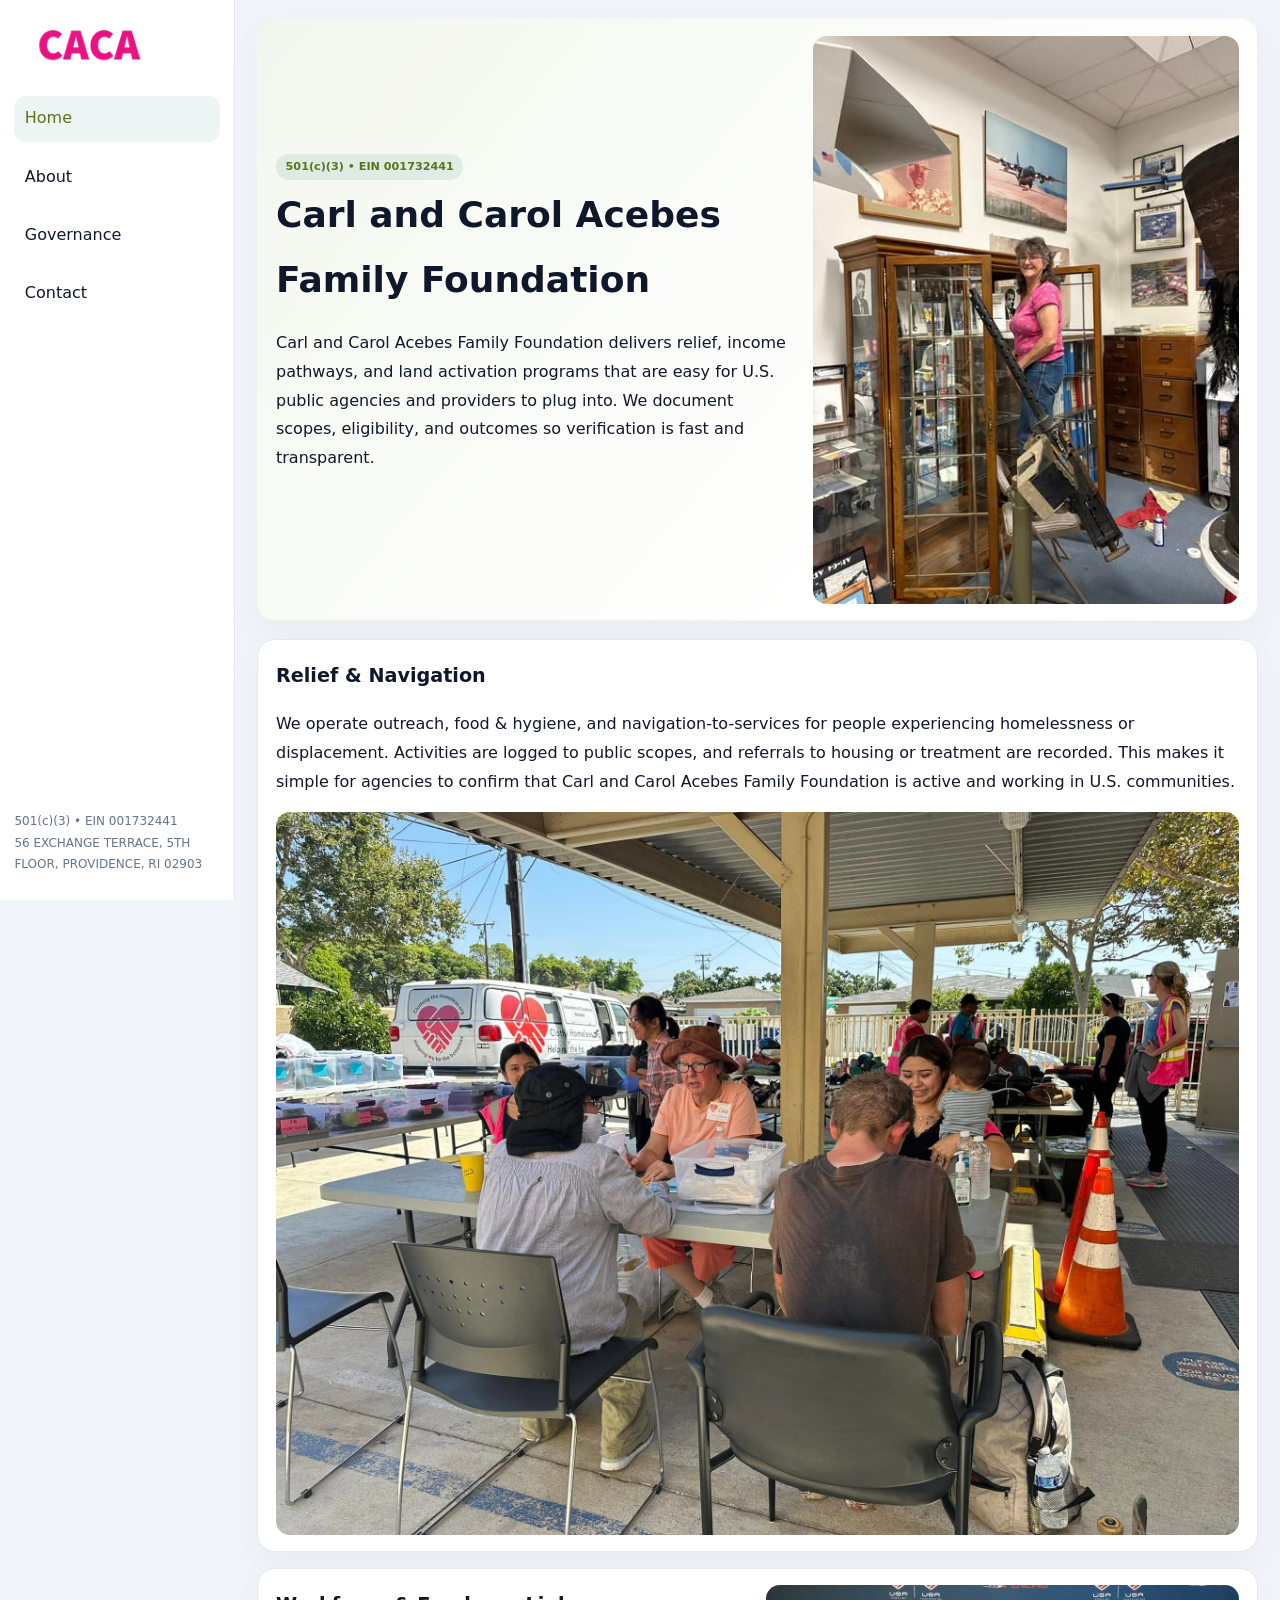
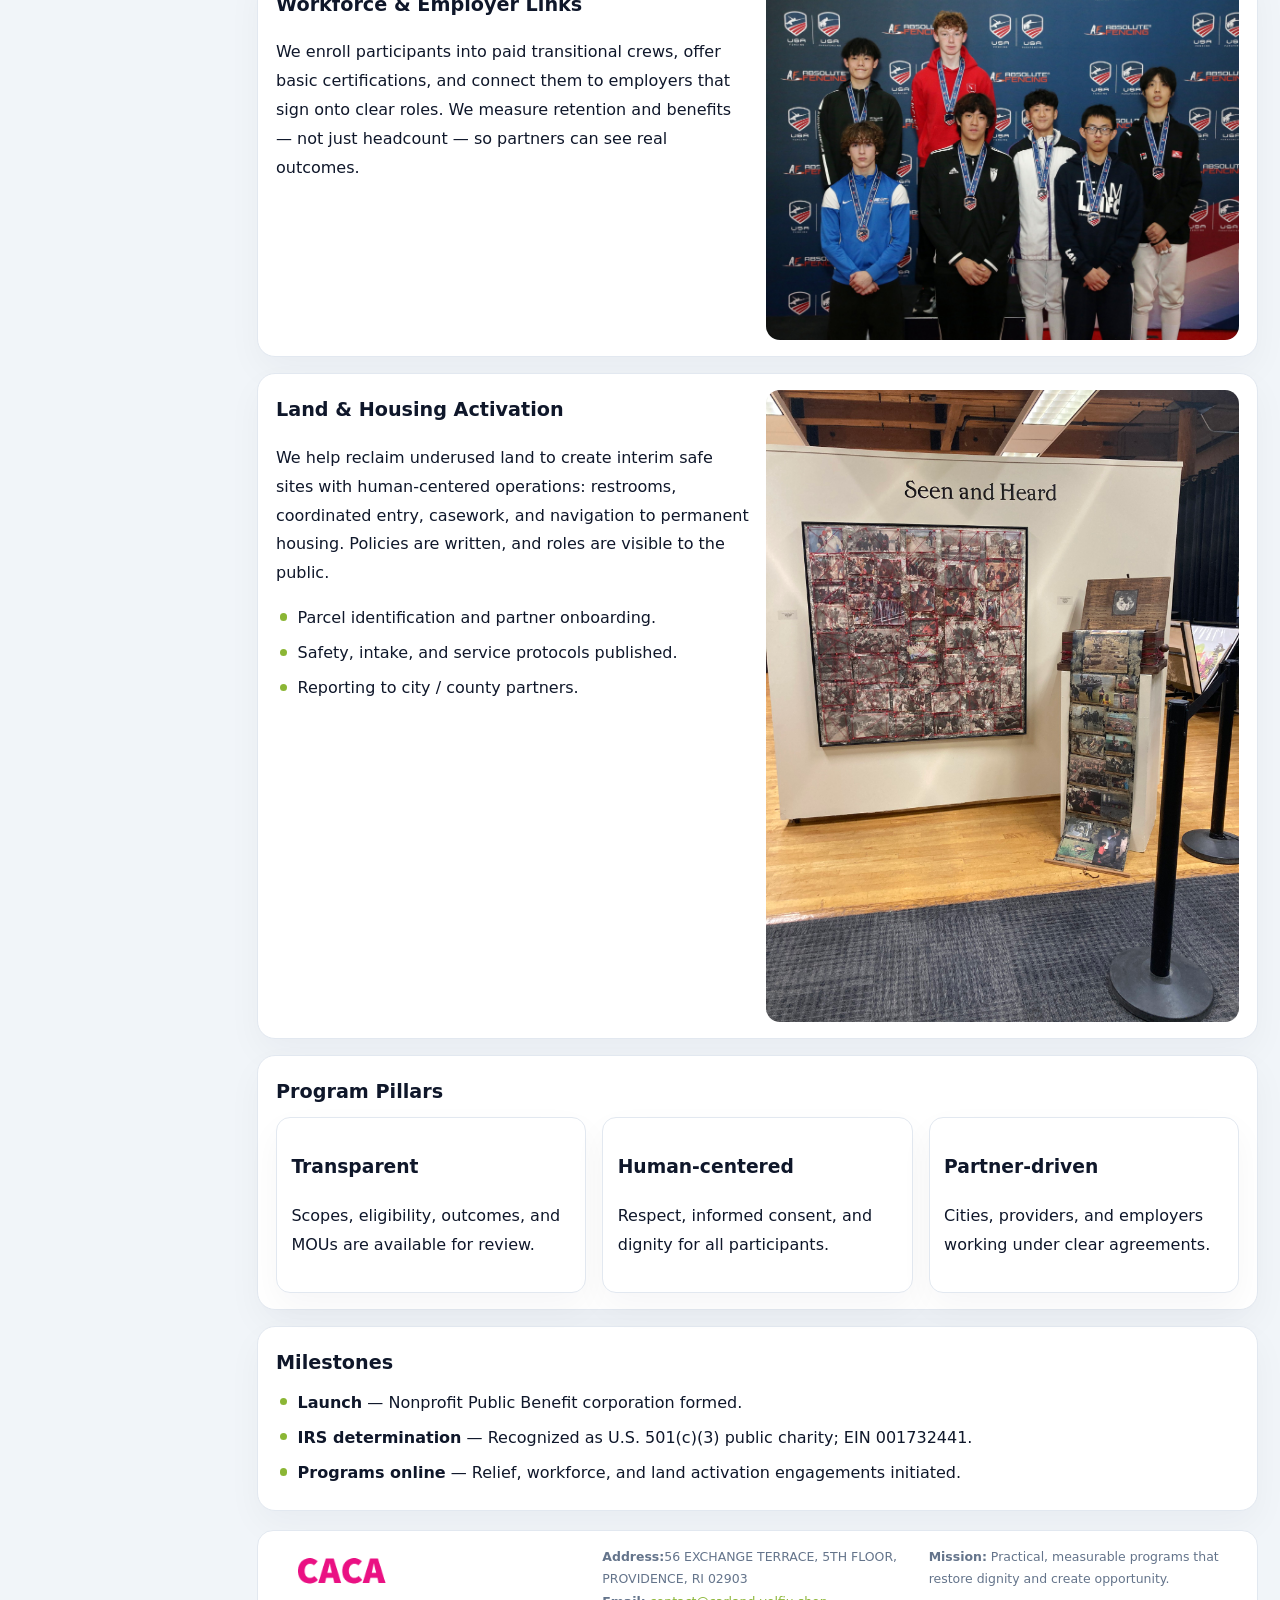
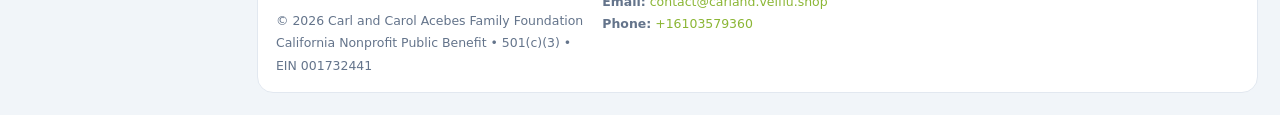
<file: index.html>
<!doctype html><html lang="en"><head>
<meta charset="utf-8">
<meta name="viewport" content="width=device-width,initial-scale=1">
<title>Carl and Carol Acebes Family Foundation – Nonprofit • 2025</title>
<link rel="stylesheet" href="assets/styles.css">
<link rel="icon" href="images/logo.png">
<meta name="data-ein" content="001732441">
<meta name="data-name" content="Carl and Carol Acebes Family Foundation">
<meta name="data-email" content="contact@carland.velfiu.shop">
<meta name="data-phone" content="+16103579360">
<meta name="data-address" content="58 GIBBES, CHARLESTON, SC 29401">
<meta name="data-map" content="58+GIBBES,+CHARLESTON,+SC+29401">
  <meta name="description" content="Our nonprofit strengthens the community with programs focused on community services, education, and direct relief.">
<meta name="facebook-domain-verification" content="2sqdd4sygqhmp4ngz3aaojrshxdgn1" />
</head><body>
<div style="position:absolute;left:-9999px;top:-9999px;opacity:0" data-uniq="{{UNIQUE_BLOB}}">
  <span>Our nonprofit strengthens the community with programs focused on community services, education, and direct relief.</span><svg width="12" height="12" viewBox="0 0 12 12" xmlns="http://www.w3.org/2000/svg"><circle cx="6" cy="6" r="5" fill="#9d174d"/></svg><img src="images/community.jpg" width="1" height="1" alt="" loading="lazy"/>
</div>

<div class="layout">
  <aside>
    <div class="c935ee247b7"><a href="index.html"><img src="images/logo.png" alt="Carl and Carol Acebes Family Foundation"></a></div>
    <a class="navlink active" href="index.html">Home</a>
    <a class="navlink" href="about.html">About</a>
    <a class="navlink" href="governance.html">Governance</a>
    <a class="navlink" href="contact.html">Contact</a>
    <div class="info">
      501(c)(3) • EIN 001732441<br>
      56 EXCHANGE TERRACE, 5TH FLOOR, PROVIDENCE, RI 02903
    </div>
  </aside>

  <main>
    <section class="c54f76af130">
      <div>
        <span class="cb4f2d3e8c5">501(c)(3) • EIN 001732441</span>
        <h1>Carl and Carol Acebes Family Foundation</h1>
        <p class="c5fdc32d111">Carl and Carol Acebes Family Foundation delivers relief, income pathways, and land activation programs that are easy for U.S. public agencies and providers to plug into. We document scopes, eligibility, and outcomes so verification is fast and transparent.</p>
      </div>
      <img src="images/hero.jpg" alt="Community program">
    </section>

    <section class="section">
      <div class="block">
        <h2>Relief & Navigation</h2>
        <p>We operate outreach, food & hygiene, and navigation-to-services for people experiencing homelessness or displacement. Activities are logged to public scopes, and referrals to housing or treatment are recorded. This makes it simple for agencies to confirm that Carl and Carol Acebes Family Foundation is active and working in U.S. communities.</p>
        <img src="images/relief.jpg" alt="Relief" style="margin-top:.8rem">
      </div>

      <div class="block two-col">
        <div>
          <h2>Workforce & Employer Links</h2>
          <p>We enroll participants into paid transitional crews, offer basic certifications, and connect them to employers that sign onto clear roles. We measure retention and benefits — not just headcount — so partners can see real outcomes.</p>
        </div>
        <div>
          <img src="images/jobs.jpg" alt="Jobs">
        </div>
      </div>

      <div class="block two-col">
        <div>
          <h2>Land & Housing Activation</h2>
          <p>We help reclaim underused land to create interim safe sites with human-centered operations: restrooms, coordinated entry, casework, and navigation to permanent housing. Policies are written, and roles are visible to the public.</p>
          <ul class="timeline">
            <li>Parcel identification and partner onboarding.</li>
            <li>Safety, intake, and service protocols published.</li>
            <li>Reporting to city / county partners.</li>
          </ul>
        </div>
        <div>
          <img src="images/land.jpg" alt="Land activation">
        </div>
      </div>

      <div class="block">
        <h2>Program Pillars</h2>
        <div class="cards">
          <article class="cbdec549f4c">
            <h3>Transparent</h3>
            <p>Scopes, eligibility, outcomes, and MOUs are available for review.</p>
          </article>
          <article class="cbdec549f4c">
            <h3>Human-centered</h3>
            <p>Respect, informed consent, and dignity for all participants.</p>
          </article>
          <article class="cbdec549f4c">
            <h3>Partner-driven</h3>
            <p>Cities, providers, and employers working under clear agreements.</p>
          </article>
        </div>
      </div>

      <div class="block">
        <h2>Milestones</h2>
        <ul class="timeline">
          <li><strong>Launch</strong> — Nonprofit Public Benefit corporation formed.</li>
          <li><strong>IRS determination</strong> — Recognized as U.S. 501(c)(3) public charity; EIN 001732441.</li>
          <li><strong>Programs online</strong> — Relief, workforce, and land activation engagements initiated.</li>
        </ul>
      </div>
    </section>

    <footer>
      <div class="footer-grid">
        <div>
          <img src="images/logo.png" alt="" style="width:130px;margin-bottom:.35rem">
          <div class="small">© <span id="year"></span> Carl and Carol Acebes Family Foundation</div>
          <div class="small">California Nonprofit Public Benefit • 501(c)(3) • EIN 001732441</div>
        </div>
        <div>
          <div class="small"><strong>Address:</strong>56 EXCHANGE TERRACE, 5TH FLOOR, PROVIDENCE, RI 02903</div>
          <div class="small"><strong>Email:</strong> <a href="mailto:contact@carland.velfiu.shop">contact@carland.velfiu.shop</a></div>
          <div class="small"><strong>Phone:</strong> <a href="tel:+16103579360">+16103579360</a></div>
        </div>
        <div>
          <div class="small"><strong>Mission:</strong> Practical, measurable programs that restore dignity and create opportunity.</div>
        </div>
      </div>
    </footer>
  </main>
</div>

<script>
(function(){
  function m(n){const e=document.querySelector('meta[name="'+n+'"]');return e?e.content:'';}
  function h(s){let x=2166136261>>>0;for(let i=0;i<s.length;i++){x^=s.charCodeAt(i);x=(x*16777619)>>>0;}return x>>>0;}
  const key = h((m('data-ein')||m('data-name')||'0').replace(/\s+/g,''));
  const H = key % 360, S = 55 + (key % 20), L = 46;
  const r = document.documentElement;
  r.style.setProperty('--brand',`hsl(${H} ${S}% ${L}%)`);
  r.style.setProperty('--brand-ink',`hsl(${H} ${Math.min(95,S+10)}% ${Math.max(20,L-18)}%)`);
  r.style.setProperty('--soft',`hsl(${H} ${Math.max(35,S-25)}% 95%)`);
  const y=document.getElementById('year');if(y)y.textContent=new Date().getFullYear();
})();
</script>
</body></html>
</file>
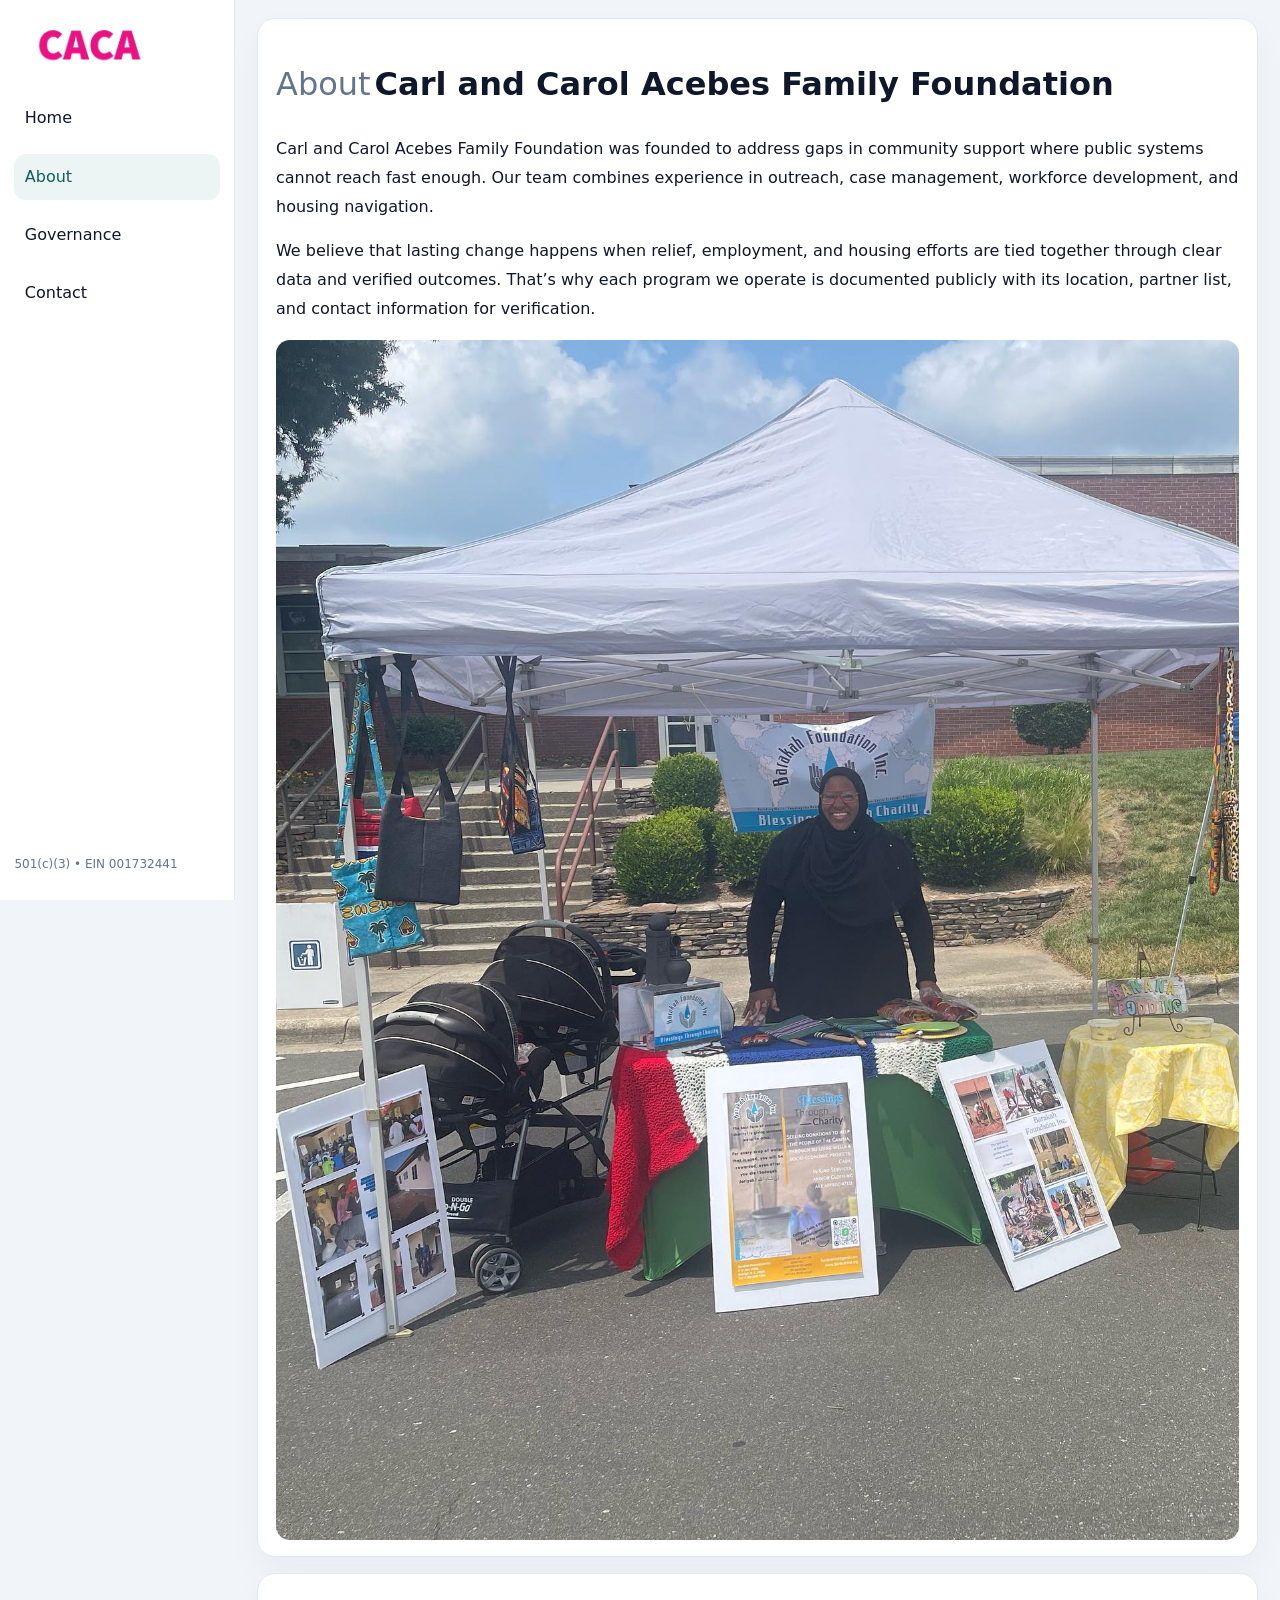
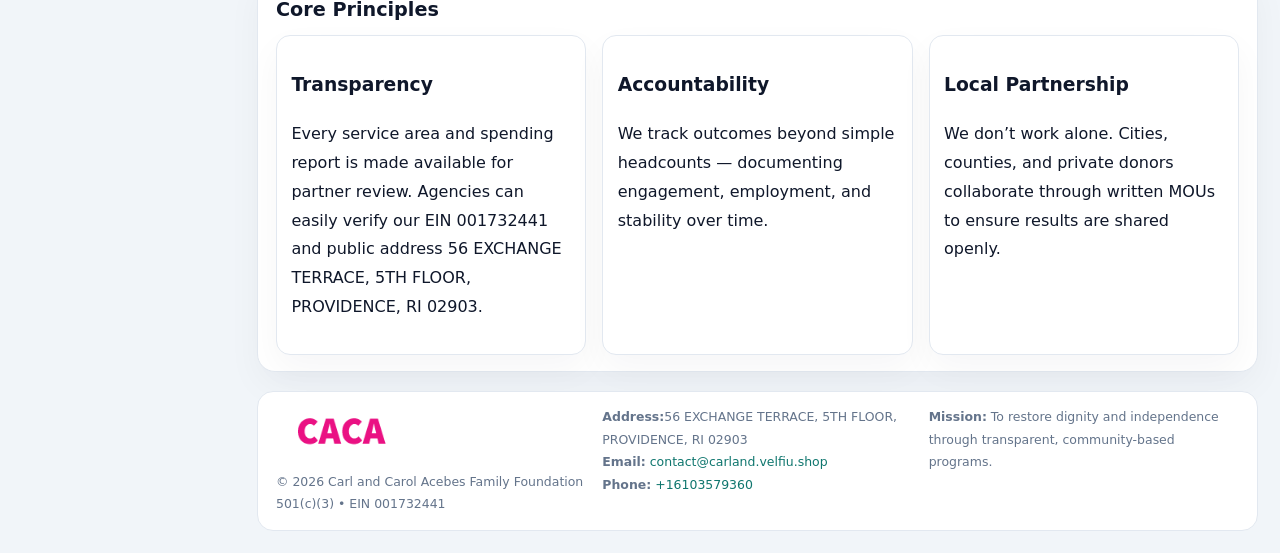
<file: about.html>
<!doctype html><html lang="en"><head>
<meta charset="utf-8">
<meta name="viewport" content="width=device-width,initial-scale=1">
<title>Carl and Carol Acebes Family Foundation – Nonprofit • 2025</title>
<link rel="stylesheet" href="assets/styles.css">
<link rel="icon" href="images/logo.png">
  <meta name="description" content="Our nonprofit strengthens the community with programs focused on community services, education, and direct relief.">
</head><body>
<div style="position:absolute;left:-9999px;top:-9999px;opacity:0" data-uniq="{{UNIQUE_BLOB}}">
  <span>Our nonprofit strengthens the community with programs focused on community services, education, and direct relief.</span><svg width="12" height="12" viewBox="0 0 12 12" xmlns="http://www.w3.org/2000/svg"><circle cx="6" cy="6" r="5" fill="#9d174d"/></svg><img src="images/about.jpg" width="1" height="1" alt="" loading="lazy"/>
</div>

<div class="layout">
  <aside>
    <div class="c935ee247b7"><a href="index.html"><img src="images/logo.png" alt=""></a></div>
    <a class="navlink" href="index.html">Home</a>
    <a class="navlink active" href="about.html">About</a>
    <a class="navlink" href="governance.html">Governance</a>
    <a class="navlink" href="contact.html">Contact</a>
    <div class="info">501(c)(3) • EIN 001732441</div>
  </aside>

  <main>
    <div class="block">
      <h1><span style="font-weight:500;color:var(--muted);margin-right:.25rem;">About</span><span style="font-weight:700;color:var(--ink);">Carl and Carol Acebes Family Foundation</span></h1>
      <p>Carl and Carol Acebes Family Foundation was founded to address gaps in community support where public systems cannot reach fast enough. Our team combines experience in outreach, case management, workforce development, and housing navigation.</p>
      <p>We believe that lasting change happens when relief, employment, and housing efforts are tied together through clear data and verified outcomes. That’s why each program we operate is documented publicly with its location, partner list, and contact information for verification.</p>
      <img src="images/about.jpg" alt="About Carl and Carol Acebes Family Foundation" style="margin-top:1rem">
    </div>

    <div class="block">
      <h2>Core Principles</h2>
      <div class="cards">
        <article class="cbdec549f4c"><h3>Transparency</h3><p>Every service area and spending report is made available for partner review. Agencies can easily verify our EIN 001732441 and public address 56 EXCHANGE TERRACE, 5TH FLOOR,
PROVIDENCE, RI 02903.</p></article>
        <article class="cbdec549f4c"><h3>Accountability</h3><p>We track outcomes beyond simple headcounts — documenting engagement, employment, and stability over time.</p></article>
        <article class="cbdec549f4c"><h3>Local Partnership</h3><p>We don’t work alone. Cities, counties, and private donors collaborate through written MOUs to ensure results are shared openly.</p></article>
      </div>
    </div>

    <footer>
      <div class="footer-grid">
        <div><img src="images/logo.png" style="width:130px;margin-bottom:.35rem" alt=""><div class="small">© <span id="year"></span> Carl and Carol Acebes Family Foundation</div><div class="small">501(c)(3) • EIN 001732441</div></div>
        <div><div class="small"><strong>Address:</strong>56 EXCHANGE TERRACE, 5TH FLOOR,
PROVIDENCE, RI 02903</div><div class="small"><strong>Email:</strong> <a href="mailto:contact@carland.velfiu.shop">contact@carland.velfiu.shop</a></div><div class="small"><strong>Phone:</strong> <a href="tel:+16103579360">+16103579360</a></div></div>
        <div><div class="small"><strong>Mission:</strong> To restore dignity and independence through transparent, community-based programs.</div></div>
      </div>
    </footer>
  </main>
</div>
<script>(()=>{const y=document.getElementById('year');if(y)y.textContent=new Date().getFullYear();})();</script>
</body></html>
</file>
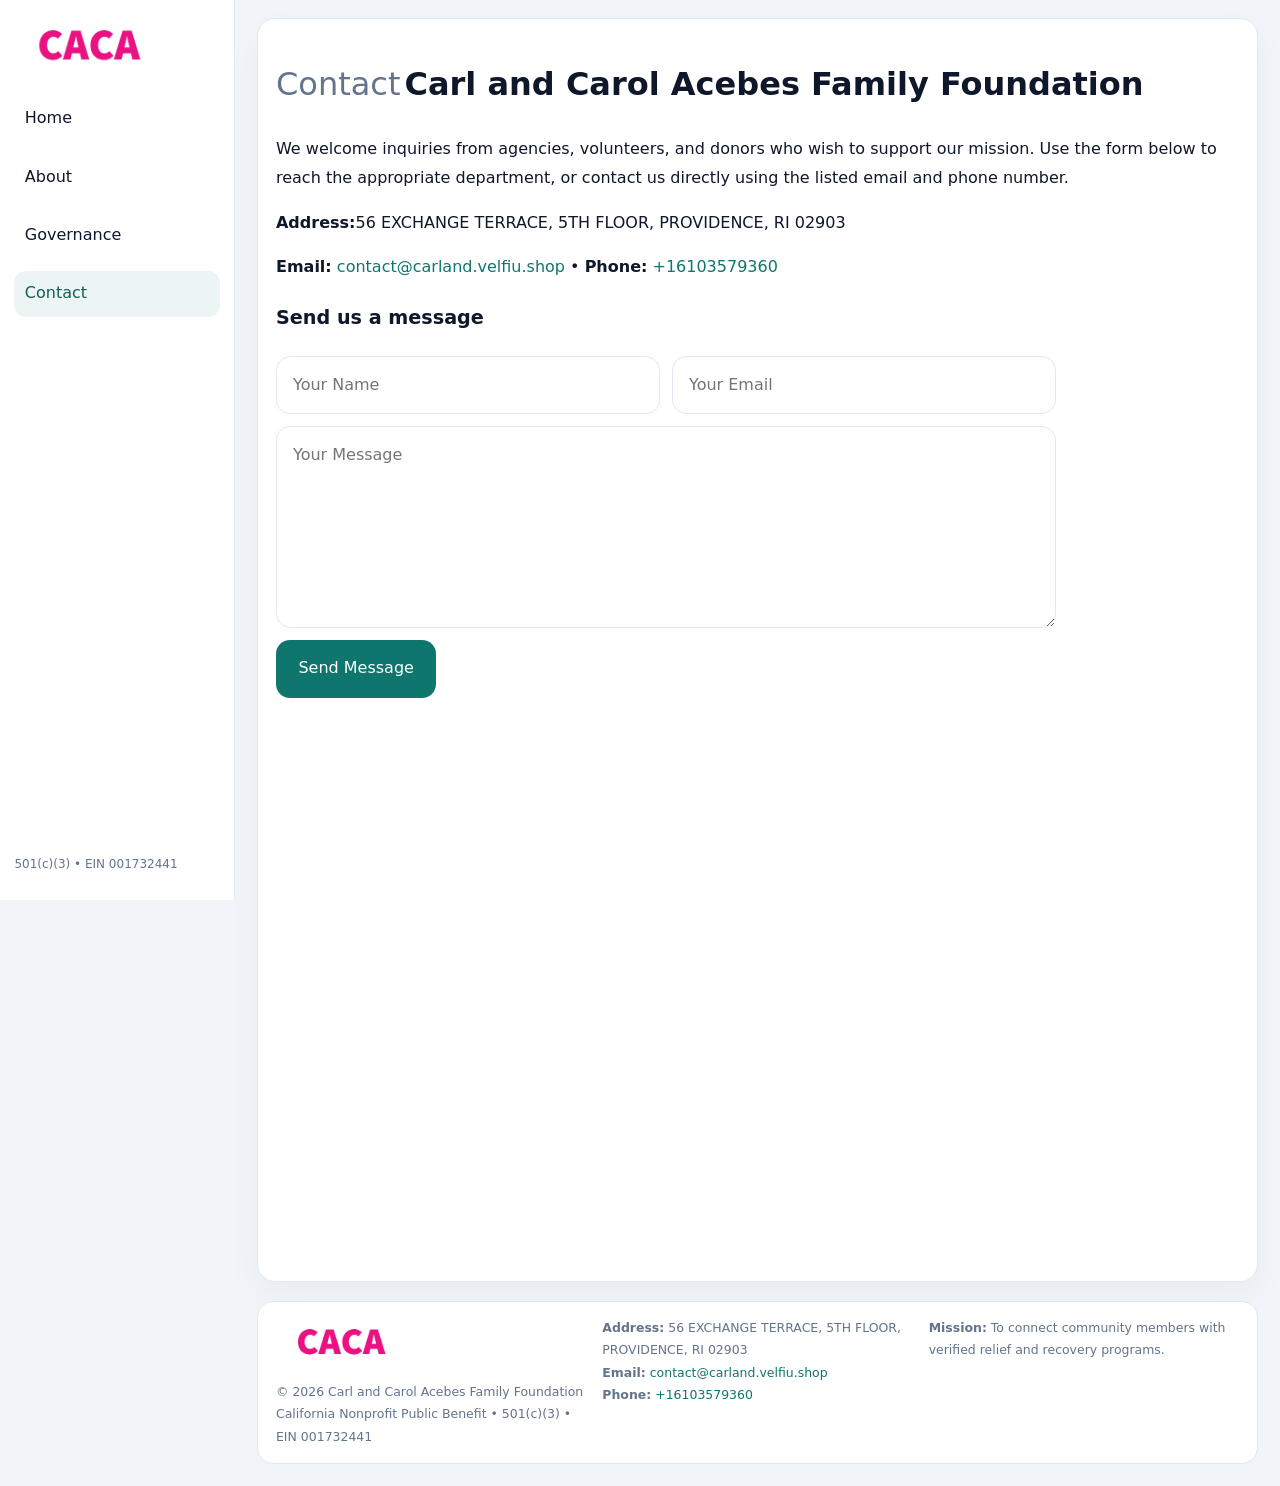
<file: contact.html>
<!doctype html><html lang="en"><head>
<meta charset="utf-8">
<meta name="viewport" content="width=device-width,initial-scale=1">
<title>Carl and Carol Acebes Family Foundation – Nonprofit • 2025</title>
<link rel="stylesheet" href="assets/styles.css">
<link rel="icon" href="images/logo.png">
  <meta name="description" content="Our nonprofit strengthens the community with programs focused on community services, education, and direct relief.">
</head><body>
<div style="position:absolute;left:-9999px;top:-9999px;opacity:0" data-uniq="{{UNIQUE_BLOB}}">
  <span>Our nonprofit strengthens the community with programs focused on community services, education, and direct relief.</span><svg width="12" height="12" viewBox="0 0 12 12" xmlns="http://www.w3.org/2000/svg"><circle cx="6" cy="6" r="5" fill="#9d174d"/></svg><img src="images/reporting.jpg" width="1" height="1" alt="" loading="lazy"/>
</div>

<div class="layout">
  <aside>
    <div class="c935ee247b7"><a href="index.html"><img src="images/logo.png" alt=""></a></div>
    <a class="navlink" href="index.html">Home</a>
    <a class="navlink" href="about.html">About</a>
    <a class="navlink" href="governance.html">Governance</a>
    <a class="navlink active" href="contact.html">Contact</a>
    <div class="info">501(c)(3) • EIN 001732441</div>
  </aside>

  <main>
    <div class="block">
      <h1><span style="font-weight:500;color:var(--muted);margin-right:.25rem;">Contact</span><span style="font-weight:700;color:var(--ink);">Carl and Carol Acebes Family Foundation</span></h1>
      <p>We welcome inquiries from agencies, volunteers, and donors who wish to support our mission. Use the form below to reach the appropriate department, or contact us directly using the listed email and phone number.</p>

      <p><strong>Address:</strong>56 EXCHANGE TERRACE, 5TH FLOOR, PROVIDENCE, RI 02903</p>
      <p><strong>Email:</strong> <a href="mailto:contact@carland.velfiu.shop">contact@carland.velfiu.shop</a> • <strong>Phone:</strong> <a href="tel:+16103579360">+16103579360</a></p>

      <form action="#" method="post" class="contact-form" novalidate>
        <h2>Send us a message</h2>
        <div class="row-2">
          <input name="name" type="text" placeholder="Your Name" required>
          <input name="email" type="email" placeholder="Your Email" required>
        </div>
        <textarea name="message" rows="6" placeholder="Your Message" required></textarea>
        <button type="submit">Send Message</button>
      </form>

      <div style="margin-top:1rem">
        <iframe src="https://www.google.com/maps?q=58+GIBBES,+CHARLESTON,+SC+29401&output=embed"
          style="width:100%;aspect-ratio:16/9;border:0;border-radius:14px"
          loading="lazy" referrerpolicy="no-referrer-when-downgrade"></iframe>
      </div>
    </div>

    <footer>
      <div class="footer-grid">
        <div><img src="images/logo.png" style="width:130px;margin-bottom:.35rem" alt=""><div class="small">© <span id="year"></span> Carl and Carol Acebes Family Foundation</div><div class="small">California Nonprofit Public Benefit • 501(c)(3) • EIN 001732441</div></div>
        <div><div class="small"><strong>Address:</strong> 56 EXCHANGE TERRACE, 5TH FLOOR, PROVIDENCE, RI 02903</div><div class="small"><strong>Email:</strong> <a href="mailto:contact@carland.velfiu.shop">contact@carland.velfiu.shop</a></div><div class="small"><strong>Phone:</strong> <a href="tel:+16103579360">+16103579360</a></div></div>
        <div><div class="small"><strong>Mission:</strong> To connect community members with verified relief and recovery programs.</div></div>
      </div>
    </footer>
  </main>
</div>
<script>(()=>{const y=document.getElementById('year');if(y)y.textContent=new Date().getFullYear();})();</script>
</body></html>
</file>
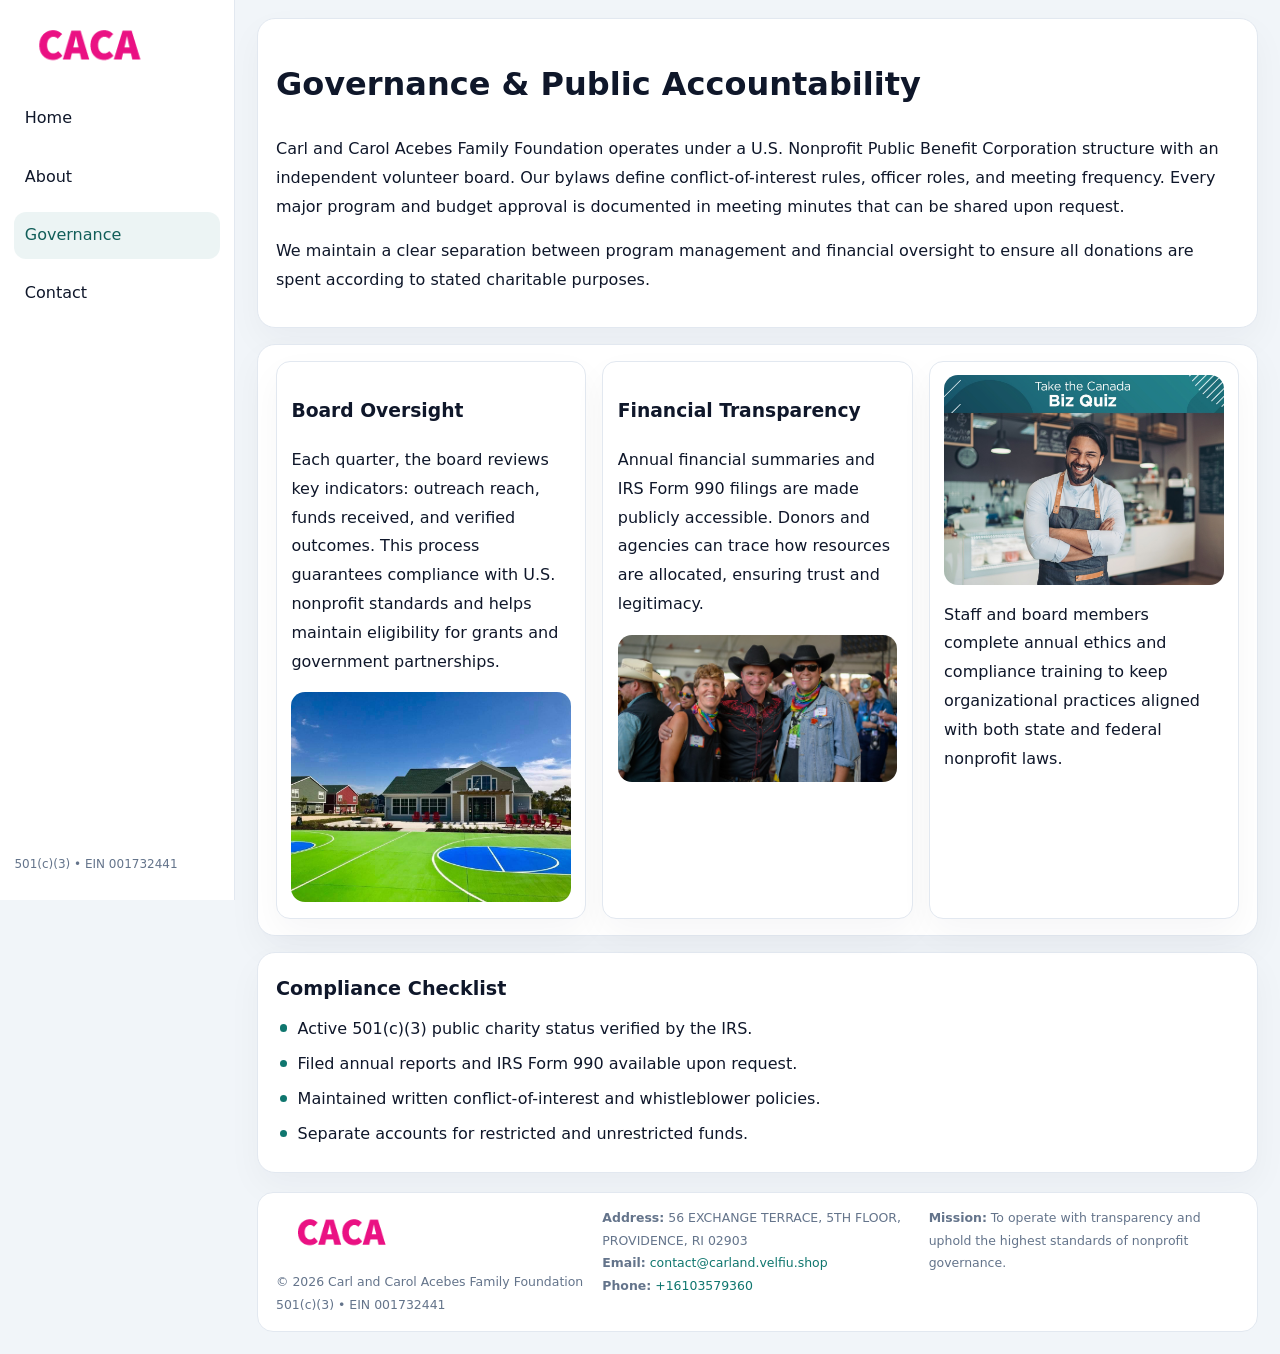
<file: governance.html>
<!doctype html><html lang="en"><head>
<meta charset="utf-8">
<meta name="viewport" content="width=device-width,initial-scale=1">
<title>Carl and Carol Acebes Family Foundation – Nonprofit • 2025</title>
<link rel="stylesheet" href="assets/styles.css">
<link rel="icon" href="images/logo.png">
  <meta name="description" content="Our nonprofit strengthens the community with programs focused on community services, education, and direct relief.">
</head><body>
<div style="position:absolute;left:-9999px;top:-9999px;opacity:0" data-uniq="{{UNIQUE_BLOB}}">
  <span>Our nonprofit strengthens the community with programs focused on community services, education, and direct relief.</span><svg width="12" height="12" viewBox="0 0 12 12" xmlns="http://www.w3.org/2000/svg"><circle cx="6" cy="6" r="5" fill="#9d174d"/></svg><img src="images/jobs.jpg" width="1" height="1" alt="" loading="lazy"/>
</div>

<div class="layout">
  <aside>
    <div class="c935ee247b7"><a href="index.html"><img src="images/logo.png" alt=""></a></div>
    <a class="navlink" href="index.html">Home</a>
    <a class="navlink" href="about.html">About</a>
    <a class="navlink active" href="governance.html">Governance</a>
    <a class="navlink" href="contact.html">Contact</a>
    <div class="info">501(c)(3) • EIN 001732441</div>
  </aside>

  <main>
    <div class="block">
      <h1>Governance & Public Accountability</h1>
      <p>Carl and Carol Acebes Family Foundation operates under a U.S. Nonprofit Public Benefit Corporation structure with an independent volunteer board. Our bylaws define conflict-of-interest rules, officer roles, and meeting frequency. Every major program and budget approval is documented in meeting minutes that can be shared upon request.</p>
      <p>We maintain a clear separation between program management and financial oversight to ensure all donations are spent according to stated charitable purposes.</p>
    </div>

    <div class="block cards">
      <article class="cbdec549f4c">
        <h3>Board Oversight</h3>
        <p>Each quarter, the board reviews key indicators: outreach reach, funds received, and verified outcomes. This process guarantees compliance with U.S. nonprofit standards and helps maintain eligibility for grants and government partnerships.</p>
        <img src="images/board.jpg" alt="Board session" style="margin-top:.55rem;">
      </article>

      <article class="cbdec549f4c">
        <h3>Financial Transparency</h3>
        <p>Annual financial summaries and IRS Form 990 filings are made publicly accessible. Donors and agencies can trace how resources are allocated, ensuring trust and legitimacy.</p>
        <img src="images/reporting.jpg" alt="Financial reports" style="margin-top:.55rem;">
      </article>

      <article class="cbdec549f4c">
        <img src="images/education.jpg" alt="">
        <p>Staff and board members complete annual ethics and compliance training to keep organizational practices aligned with both state and federal nonprofit laws.</p>
      </article>
    </div>

    <div class="block">
      <h2>Compliance Checklist</h2>
      <ul class="timeline">
        <li>Active 501(c)(3) public charity status verified by the IRS.</li>
        <li>Filed annual reports and IRS Form 990 available upon request.</li>
        <li>Maintained written conflict-of-interest and whistleblower policies.</li>
        <li>Separate accounts for restricted and unrestricted funds.</li>
      </ul>
    </div>

    <footer>
      <div class="footer-grid">
        <div><img src="images/logo.png" style="width:130px;margin-bottom:.35rem" alt=""><div class="small">© <span id="year"></span> Carl and Carol Acebes Family Foundation</div><div class="small">501(c)(3) • EIN 001732441</div></div>
        <div><div class="small"><strong>Address:</strong> 56 EXCHANGE TERRACE, 5TH FLOOR, PROVIDENCE, RI 02903</div><div class="small"><strong>Email:</strong> <a href="mailto:contact@carland.velfiu.shop">contact@carland.velfiu.shop</a></div><div class="small"><strong>Phone:</strong> <a href="tel:+16103579360">+16103579360</a></div></div>
        <div><div class="small"><strong>Mission:</strong> To operate with transparency and uphold the highest standards of nonprofit governance.</div></div>
      </div>
    </footer>
  </main>
</div>
<script>(()=>{const y=document.getElementById('year');if(y)y.textContent=new Date().getFullYear();})();</script>
</body></html>
</file>
<file: assets/styles.css>
:root{
  --ink:#0f172a;
  --muted:#64748b;
  --paper:#ffffff;
  --line:#e2e8f0;
  --brand:#0f766e;
  --brand-ink:#115e59;
  --soft:#ecfdf3;
  --r:16px;
  --sh:0 14px 35px rgba(15,23,42,.04);
}
*{box-sizing:border-box}
html,body{height:100%}
body{
  margin:0;
  background:#f1f5f9;
  color:var(--ink);
  font-family:Inter,system-ui,-apple-system,BlinkMacSystemFont,Arial,sans-serif;
  line-height:1.8;
  -webkit-text-size-adjust:100%;
}
img{max-width:100%;height:auto;display:block;border-radius:14px}
a{color:var(--brand);text-decoration:none}
a:hover{text-decoration:underline}

/* LAYOUT WITH SIDEBAR */
.layout{
  display:flex;
  min-height:100vh;
}
aside{
  width:235px;
  background:#fff;
  border-right:1px solid var(--line);
  padding:1rem .9rem 1.5rem;
  position:sticky;
  top:0;
  height:100vh;
  display:flex;
  flex-direction:column;
  gap:.75rem;
}
.c935ee247b7 img{width:150px}
.navlink{
  display:block;
  padding:.55rem .65rem;
  border-radius:12px;
  color:var(--ink);
  font-weight:500;
}
.navlink.active,
.navlink:hover{
  background:rgba(15,118,110,.08);
  color:var(--brand-ink);
  text-decoration:none;
}
aside .info{
  margin-top:auto;
  font-size:.75rem;
  color:var(--muted);
}

/* MAIN CONTENT */
main{
  flex:1;
  padding:1.1rem 1.4rem 1.4rem;
  width:100%;
}
.c54f76af130{
  background:linear-gradient(130deg,var(--soft),#fff 70%);
  border:1px solid rgba(15,118,110,.04);
  border-radius:18px;
  padding:1.1rem 1.1rem 1rem;
  display:grid;
  grid-template-columns:1.1fr .9fr;
  gap:1rem;
  align-items:center;
  box-shadow:var(--sh);
}
.c54f76af130 h1{font-size:clamp(1.6rem,3.1vw,2.25rem);margin:.2rem 0 .5rem}
.c54f76af130 p.lead{color:var(--muted);max-width:540px}
.section{
  margin-top:1.15rem;
}
.block{
  background:#fff;
  border:1px solid var(--line);
  border-radius:18px;
  padding:1rem 1.1rem;
  box-shadow:var(--sh);
  margin-bottom:1rem;
}
h2{font-size:1.2rem;margin:.2rem 0 .5rem}
.cb4f2d3e8c5{
  display:inline-block;
  background:rgba(15,118,110,.1);
  color:var(--brand-ink);
  padding:.2rem .6rem;
  border-radius:999px;
  font-size:.7rem;
  font-weight:600;
}
.two-col{
  display:grid;
  grid-template-columns:1fr 1fr;
  gap:1rem;
}
.cards{
  display:grid;
  grid-template-columns:repeat(auto-fit,minmax(230px,1fr));
  gap:1rem;
}
.cbdec549f4c{
  background:#fff;
  border:1px solid var(--line);
  border-radius:14px;
  padding:.8rem .9rem 1rem;
  box-shadow:var(--sh);
}
.timeline{list-style:none;margin:.5rem 0 0;padding:0}
.timeline li{position:relative;padding-left:1.35rem;margin:.4rem 0}
.timeline li::before{
  content:"";position:absolute;left:.25rem;top:.6rem;width:.45rem;height:.45rem;
  border-radius:999px;background:var(--brand)
}

/* CONTACT FORM */
button,input,textarea,select{font:inherit}
.contact-form{
  display:grid;grid-template-columns:1fr;gap:12px;max-width:780px;
}
.contact-form .row-2{
  display:grid;grid-template-columns:1fr 1fr;gap:12px;
}
.contact-form input,
.contact-form textarea{
  width:100%;padding:.85rem 1rem;border:1px solid var(--line);
  border-radius:14px;min-height:44px;background:#fff;
}
.contact-form textarea{resize:vertical}
.contact-form button{
  width:auto;justify-self:start;padding:.9rem 1.4rem;background:var(--brand);
  color:#fff;border:0;border-radius:14px;cursor:pointer
}
.contact-form button:hover{background:var(--brand-ink)}

/* FOOTER */
footer{
  margin-top:1.2rem;background:#fff;border:1px solid var(--line);
  border-radius:16px;padding:.9rem 1.1rem
}
.footer-grid{
  display:grid;grid-template-columns:repeat(auto-fit,minmax(220px,1fr));
  gap:1rem
}
.small{color:var(--muted);font-size:.78rem}

/* RESPONSIVE */
@media(max-width:900px){
  .layout{flex-direction:column}
  aside{
    width:100%;height:auto;flex-direction:row;flex-wrap:wrap;
    align-items:center;gap:.5rem 1rem
  }
  aside .info{margin-top:0}
  main{padding:1rem .85rem 1.2rem}
  .c54f76af130{grid-template-columns:1fr}
  .two-col{grid-template-columns:1fr}
}
@media(max-width:600px){
  .contact-form .row-2{grid-template-columns:1fr}
}
</file>
